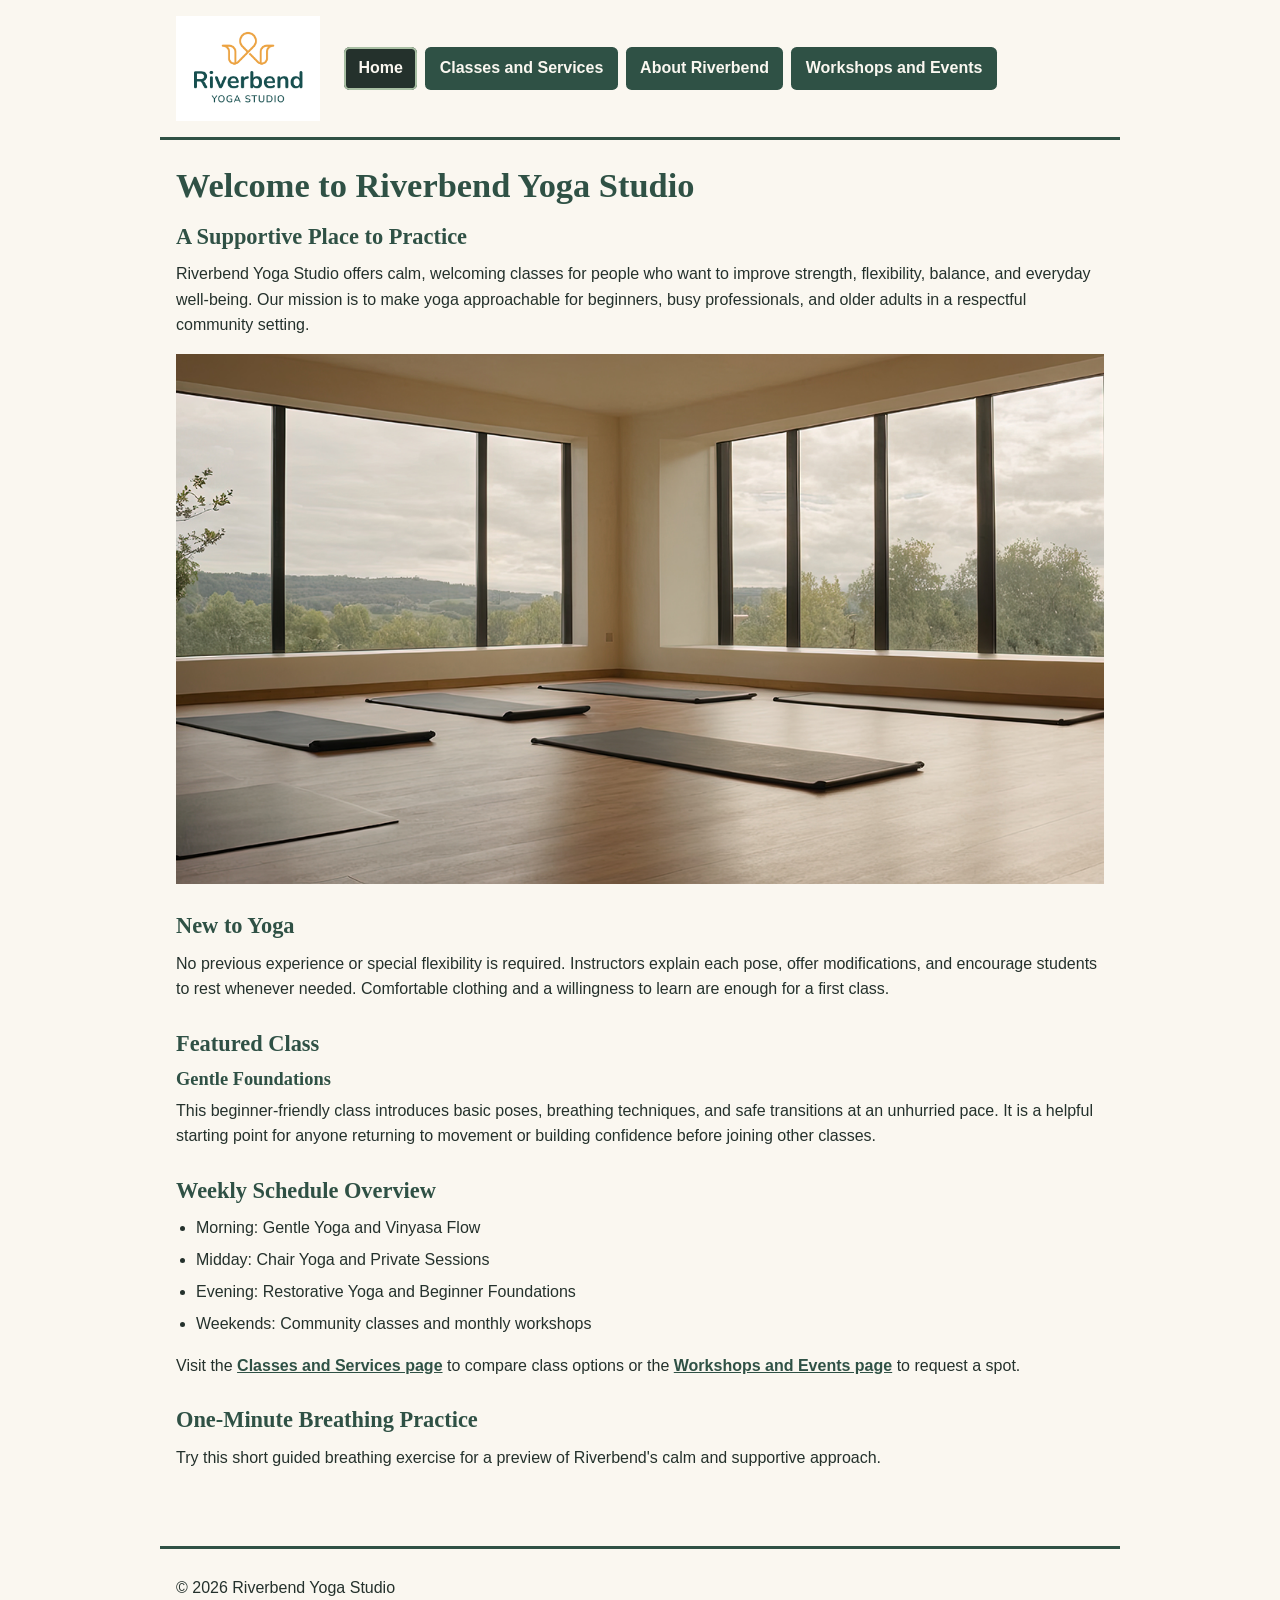
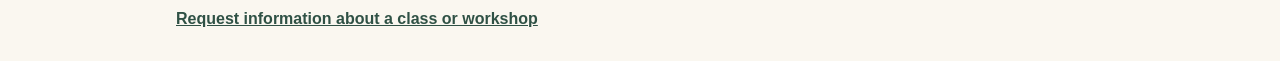
<file: index.html>
<!DOCTYPE html>
<html lang="en">
<head>
    <meta charset="UTF-8">
    <meta name="viewport" content="width=device-width, initial-scale=1.0">
    <title>Riverbend Yoga Studio | Home</title>
    <link rel="stylesheet" href="styles.css">
</head>
<body>
    <header>
        <img src="yoga-logo_c.png" alt="Riverbend Yoga Studio">
        <nav aria-label="Primary navigation">
            <ul>
                <li><a href="index.html" aria-current="page">Home</a></li>
                <li><a href="services.html">Classes and Services</a></li>
                <li><a href="about.html">About Riverbend</a></li>
                <li><a href="events.html">Workshops and Events</a></li>
            </ul>
        </nav>
    </header>
    <main>
        <h1>Welcome to Riverbend Yoga Studio</h1>
        <section aria-labelledby="mission-heading">
            <h2 id="mission-heading">A Supportive Place to Practice</h2>
            <p>Riverbend Yoga Studio offers calm, welcoming classes for people who want to improve strength, flexibility, balance, and everyday well-being. Our mission is to make yoga approachable for beginners, busy professionals, and older adults in a respectful community setting.</p>
            <img src="yoga-studio_c.png" alt="Bright Riverbend yoga studio with mats arranged on a wood floor beside large windows">
        </section>
        <section aria-labelledby="beginner-heading">
            <h2 id="beginner-heading">New to Yoga</h2>
            <p>No previous experience or special flexibility is required. Instructors explain each pose, offer modifications, and encourage students to rest whenever needed. Comfortable clothing and a willingness to learn are enough for a first class.</p>
        </section>
        <section aria-labelledby="featured-heading">
            <h2 id="featured-heading">Featured Class</h2>
            <h3>Gentle Foundations</h3>
            <p>This beginner-friendly class introduces basic poses, breathing techniques, and safe transitions at an unhurried pace. It is a helpful starting point for anyone returning to movement or building confidence before joining other classes.</p>
        </section>
        <section aria-labelledby="schedule-heading">
            <h2 id="schedule-heading">Weekly Schedule Overview</h2>
            <ul>
                <li>Morning: Gentle Yoga and Vinyasa Flow</li>
                <li>Midday: Chair Yoga and Private Sessions</li>
                <li>Evening: Restorative Yoga and Beginner Foundations</li>
                <li>Weekends: Community classes and monthly workshops</li>
            </ul>
            <p>Visit the <a href="services.html">Classes and Services page</a> to compare class options or the <a href="events.html">Workshops and Events page</a> to request a spot.</p>
        </section>
        <section aria-labelledby="breathing-heading">
            <h2 id="breathing-heading">One-Minute Breathing Practice</h2>
            <p>Try this short guided breathing exercise for a preview of Riverbend's calm and supportive approach.</p>
            <audio controls>
                <source src="yoga-breathing_c.mp3" type="audio/mpeg">
                Your browser does not support the audio element. You can download the <a href="yoga-breathing_c.mp3">guided breathing audio</a> instead.
            </audio>
        </section>
    </main>
    <footer>
        <p>&copy; 2026 Riverbend Yoga Studio</p>
        <p><a href="events.html">Request information about a class or workshop</a></p>
    </footer>
    <script src="script.js" defer></script>
</body>
</html>
</file>
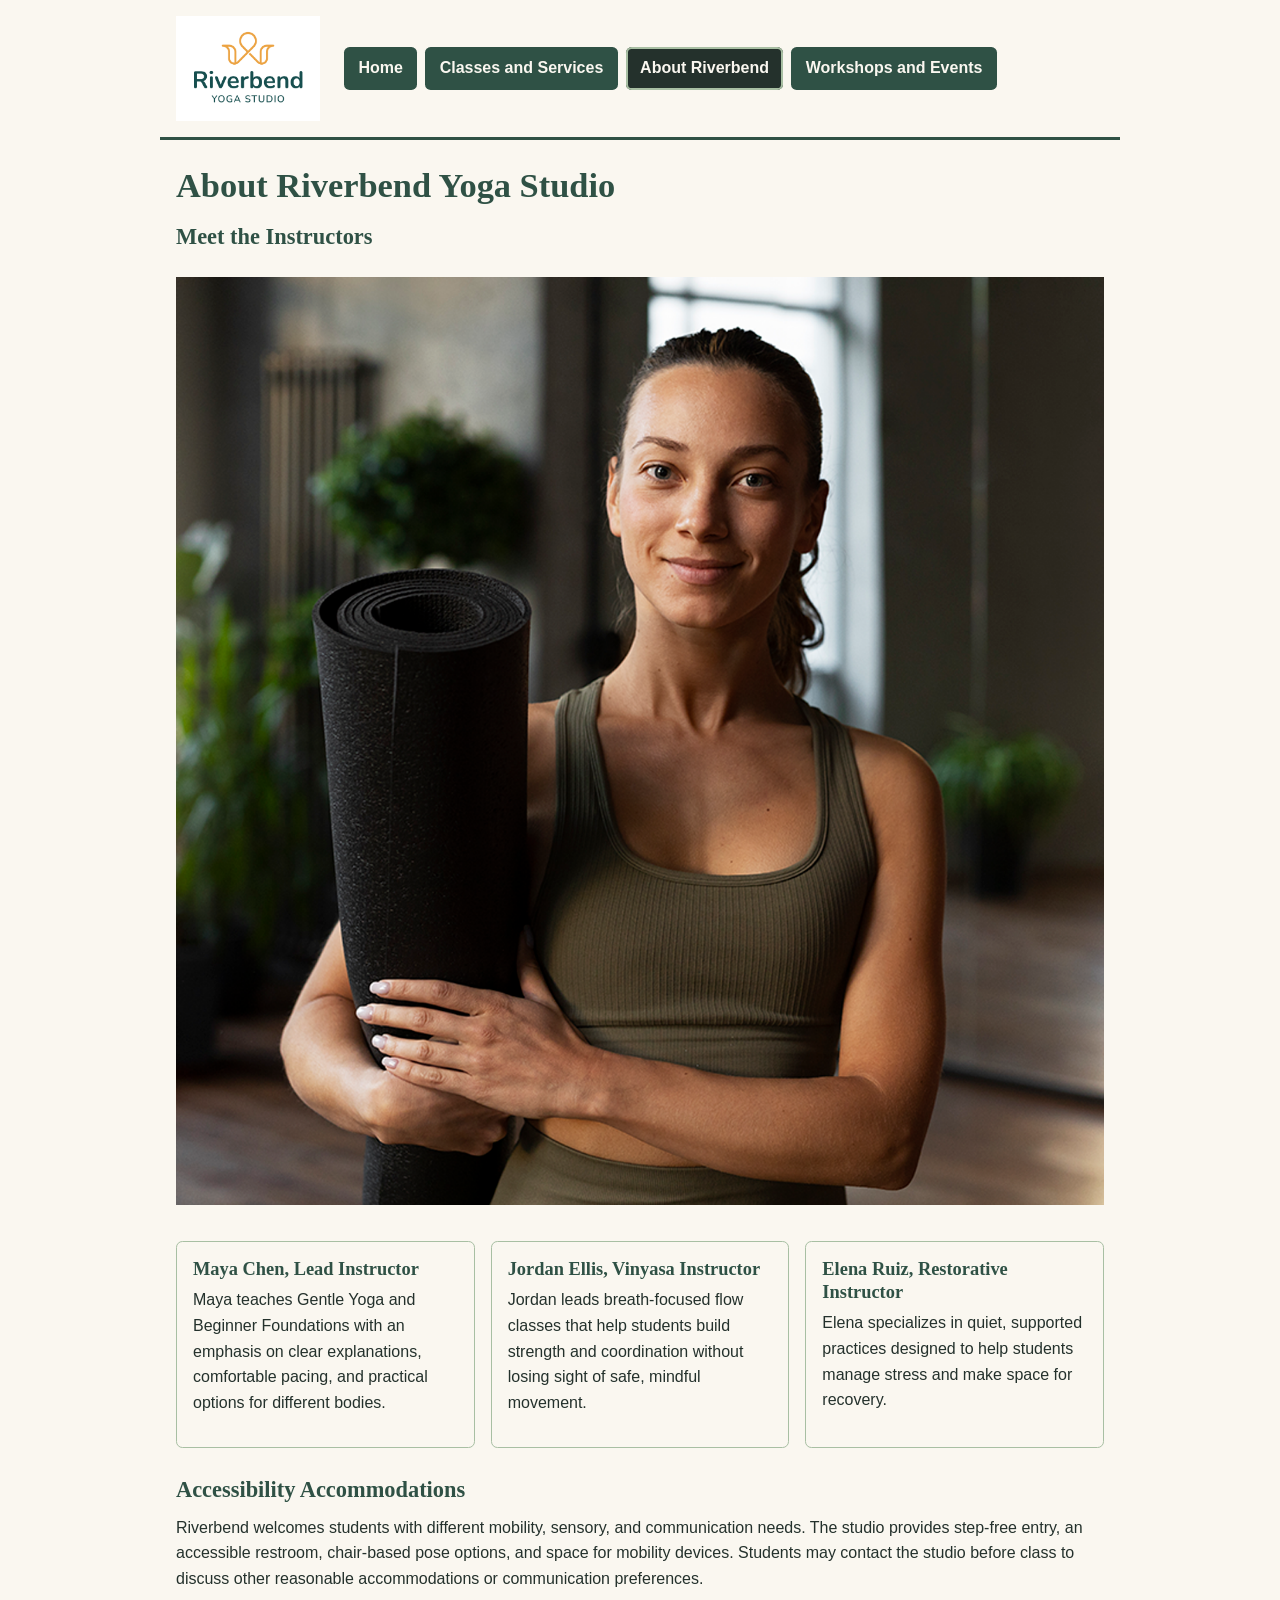
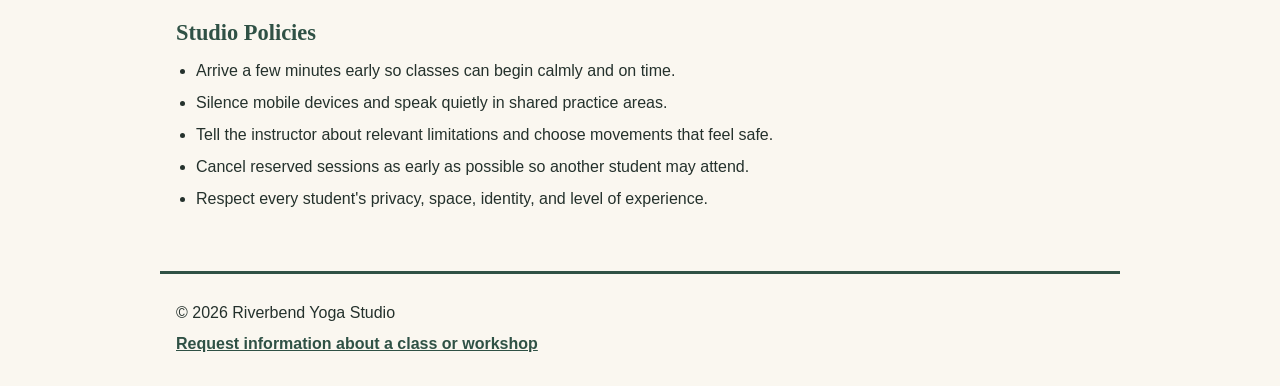
<file: about.html>
<!DOCTYPE html>
<html lang="en">
<head>
    <meta charset="UTF-8">
    <meta name="viewport" content="width=device-width, initial-scale=1.0">
    <title>Riverbend Yoga Studio | About</title>
    <link rel="stylesheet" href="styles.css">
</head>
<body>
    <header>
        <img src="yoga-logo_c.png" alt="Riverbend Yoga Studio">
        <nav aria-label="Primary navigation">
            <ul>
                <li><a href="index.html">Home</a></li>
                <li><a href="services.html">Classes and Services</a></li>
                <li><a href="about.html" aria-current="page">About Riverbend</a></li>
                <li><a href="events.html">Workshops and Events</a></li>
            </ul>
        </nav>
    </header>
    <main>
        <h1>About Riverbend Yoga Studio</h1>
        <section aria-labelledby="instructors-heading">
            <h2 id="instructors-heading">Meet the Instructors</h2>
            <img src="yoga-instructor_c.png" alt="Riverbend yoga instructor smiling while holding a rolled black yoga mat">
            <article>
                <h3>Maya Chen, Lead Instructor</h3>
                <p>Maya teaches Gentle Yoga and Beginner Foundations with an emphasis on clear explanations, comfortable pacing, and practical options for different bodies.</p>
            </article>
            <article>
                <h3>Jordan Ellis, Vinyasa Instructor</h3>
                <p>Jordan leads breath-focused flow classes that help students build strength and coordination without losing sight of safe, mindful movement.</p>
            </article>
            <article>
                <h3>Elena Ruiz, Restorative Instructor</h3>
                <p>Elena specializes in quiet, supported practices designed to help students manage stress and make space for recovery.</p>
            </article>
        </section>
        <section aria-labelledby="access-heading">
            <h2 id="access-heading">Accessibility Accommodations</h2>
            <p>Riverbend welcomes students with different mobility, sensory, and communication needs. The studio provides step-free entry, an accessible restroom, chair-based pose options, and space for mobility devices. Students may contact the studio before class to discuss other reasonable accommodations or communication preferences.</p>
        </section>
        <section aria-labelledby="policies-heading">
            <h2 id="policies-heading">Studio Policies</h2>
            <ul>
                <li>Arrive a few minutes early so classes can begin calmly and on time.</li>
                <li>Silence mobile devices and speak quietly in shared practice areas.</li>
                <li>Tell the instructor about relevant limitations and choose movements that feel safe.</li>
                <li>Cancel reserved sessions as early as possible so another student may attend.</li>
                <li>Respect every student's privacy, space, identity, and level of experience.</li>
            </ul>
        </section>
    </main>
    <footer>
        <p>&copy; 2026 Riverbend Yoga Studio</p>
        <p><a href="events.html">Request information about a class or workshop</a></p>
    </footer>
    <script src="script.js" defer></script>
</body>
</html>
</file>
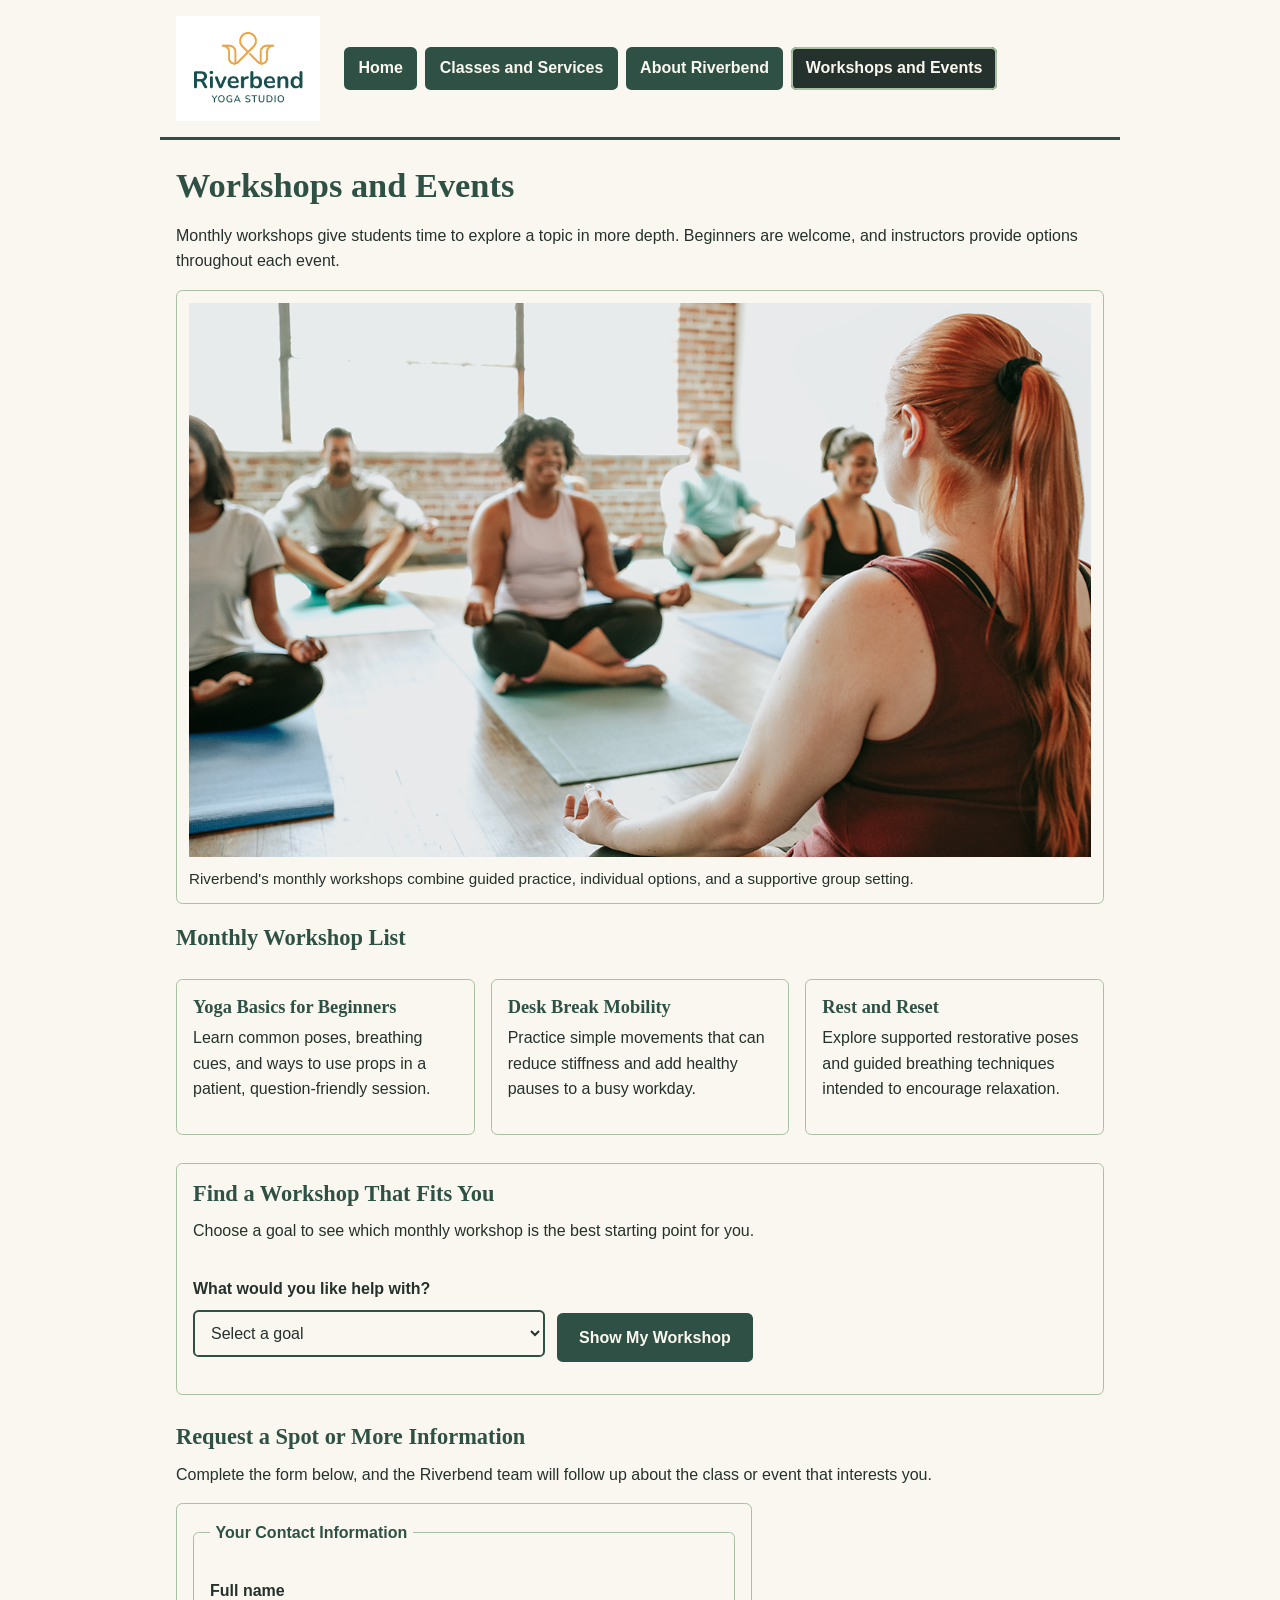
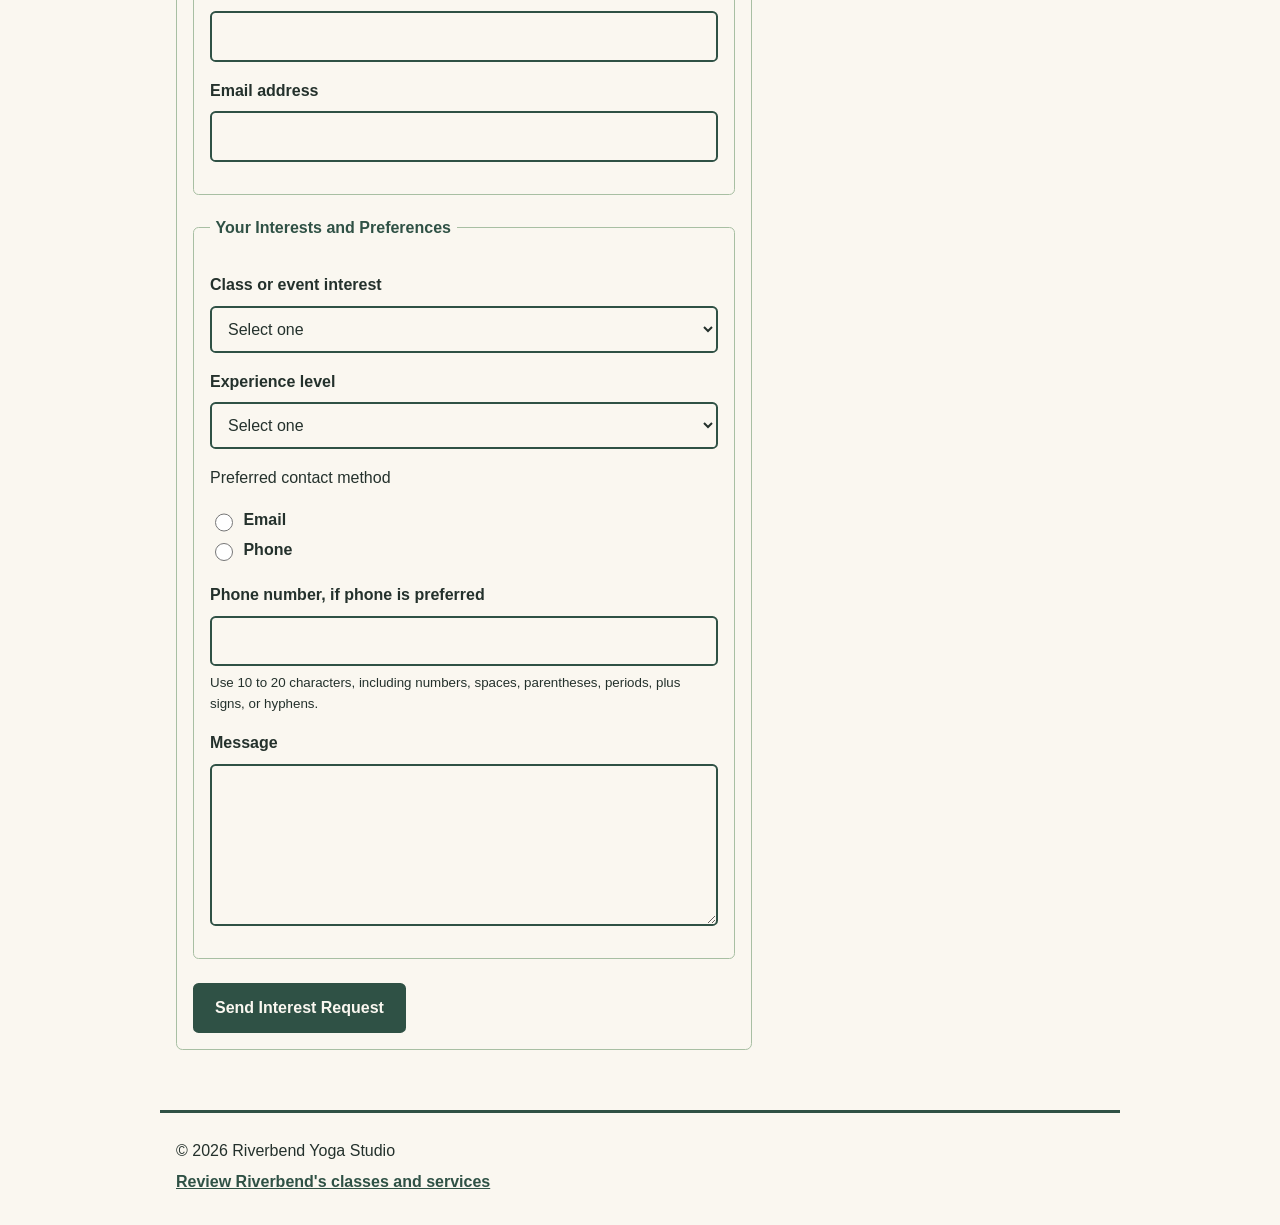
<file: events.html>
<!DOCTYPE html>
<html lang="en">
<head>
    <meta charset="UTF-8">
    <meta name="viewport" content="width=device-width, initial-scale=1.0">
    <title>Riverbend Yoga Studio | Workshops and Events</title>
    <link rel="stylesheet" href="styles.css">
</head>
<body>
    <header>
        <img src="yoga-logo_c.png" alt="Riverbend Yoga Studio">
        <nav aria-label="Primary navigation">
            <ul>
                <li><a href="index.html">Home</a></li>
                <li><a href="services.html">Classes and Services</a></li>
                <li><a href="about.html">About Riverbend</a></li>
                <li><a href="events.html" aria-current="page">Workshops and Events</a></li>
            </ul>
        </nav>
    </header>
    <main>
        <h1>Workshops and Events</h1>
        <p>Monthly workshops give students time to explore a topic in more depth. Beginners are welcome, and instructors provide options throughout each event.</p>
        <figure>
            <img src="yoga-workshop_c.png" alt="Instructor leading a diverse group of adults in a seated yoga workshop">
            <figcaption>Riverbend's monthly workshops combine guided practice, individual options, and a supportive group setting.</figcaption>
        </figure>
        <section aria-labelledby="workshop-list-heading">
            <h2 id="workshop-list-heading">Monthly Workshop List</h2>
            <article>
                <h3>Yoga Basics for Beginners</h3>
                <p>Learn common poses, breathing cues, and ways to use props in a patient, question-friendly session.</p>
            </article>
            <article>
                <h3>Desk Break Mobility</h3>
                <p>Practice simple movements that can reduce stiffness and add healthy pauses to a busy workday.</p>
            </article>
            <article>
                <h3>Rest and Reset</h3>
                <p>Explore supported restorative poses and guided breathing techniques intended to encourage relaxation.</p>
            </article>
        </section>
        <section class="workshop-finder" aria-labelledby="workshop-finder-heading">
            <h2 id="workshop-finder-heading">Find a Workshop That Fits You</h2>
            <p>Choose a goal to see which monthly workshop is the best starting point for you.</p>
            <div class="feature-controls">
                <p>
                    <label for="workshop-goal">What would you like help with?</label><br>
                    <select id="workshop-goal" name="workshop-goal">
                        <option value="">Select a goal</option>
                        <option value="Learning yoga basics">Learning yoga basics</option>
                        <option value="Moving comfortably during a busy workday">Moving comfortably during a busy workday</option>
                        <option value="Relaxing and reducing stress">Relaxing and reducing stress</option>
                    </select>
                </p>
                <p>
                    <button type="button" id="show-workshop">Show My Workshop</button>
                    <button type="button" id="save-workshop" hidden>Save This Workshop</button>
                </p>
            </div>
            <p id="workshop-recommendation" class="recommendation-result" aria-live="polite"></p>
            <p id="workshop-saved-status" class="saved-status" aria-live="polite"></p>
        </section>
        <section aria-labelledby="interest-form-heading">
            <h2 id="interest-form-heading">Request a Spot or More Information</h2>
            <p>Complete the form below, and the Riverbend team will follow up about the class or event that interests you.</p>
            <form id="interest-form" action="#" method="post" novalidate>
                <fieldset>
                    <legend>Your Contact Information</legend>
                    <p>
                        <label for="full-name">Full name</label><br>
                        <input type="text" id="full-name" name="full-name" autocomplete="name" required minlength="2" aria-describedby="full-name-error">
                        <span id="full-name-error" class="error-message" role="alert"></span>
                    </p>
                    <p>
                        <label for="email">Email address</label><br>
                        <input type="email" id="email" name="email" autocomplete="email" required aria-describedby="email-error">
                        <span id="email-error" class="error-message" role="alert"></span>
                    </p>
                </fieldset>
                <fieldset>
                    <legend>Your Interests and Preferences</legend>
                    <p>
                        <label for="interest">Class or event interest</label><br>
                        <select id="interest" name="interest" required aria-describedby="interest-error">
                            <option value="">Select one</option>
                            <option value="gentle-yoga">Gentle Yoga</option>
                            <option value="vinyasa-flow">Vinyasa Flow</option>
                            <option value="restorative-yoga">Restorative Yoga</option>
                            <option value="private-session">Private Session</option>
                            <option value="beginner-workshop">Yoga Basics for Beginners</option>
                            <option value="mobility-workshop">Desk Break Mobility</option>
                            <option value="rest-workshop">Rest and Reset</option>
                        </select>
                        <span id="interest-error" class="error-message" role="alert"></span>
                    </p>
                    <p>
                        <label for="experience">Experience level</label><br>
                        <select id="experience" name="experience" required>
                            <option value="">Select one</option>
                            <option value="new">New to yoga</option>
                            <option value="beginner">Beginner</option>
                            <option value="some-experience">Some experience</option>
                            <option value="experienced">Experienced practitioner</option>
                        </select>
                    </p>
                    <p>Preferred contact method</p>
                    <input type="radio" id="contact-email" name="contact-method" value="email" required>
                    <label for="contact-email">Email</label><br>
                    <input type="radio" id="contact-phone" name="contact-method" value="phone">
                    <label for="contact-phone">Phone</label>
                    <p>
                        <label for="phone">Phone number, if phone is preferred</label><br>
                        <input type="tel" id="phone" name="phone" autocomplete="tel" pattern="[0-9() +.-]{10,20}" aria-describedby="phone-help">
                        <small id="phone-help">Use 10 to 20 characters, including numbers, spaces, parentheses, periods, plus signs, or hyphens.</small>
                    </p>
                    <p>
                        <label for="message">Message</label><br>
                        <textarea id="message" name="message" rows="6" cols="40" required minlength="10" maxlength="500" aria-describedby="message-error"></textarea>
                        <span id="message-error" class="error-message" role="alert"></span>
                    </p>
                </fieldset>
                <button type="submit">Send Interest Request</button>
                <p id="form-confirmation" class="form-confirmation" aria-live="polite" hidden></p>
            </form>
        </section>
    </main>
    <footer>
        <p>&copy; 2026 Riverbend Yoga Studio</p>
        <p><a href="services.html">Review Riverbend's classes and services</a></p>
    </footer>
    <script src="script.js" defer></script>
</body>
</html>
</file>
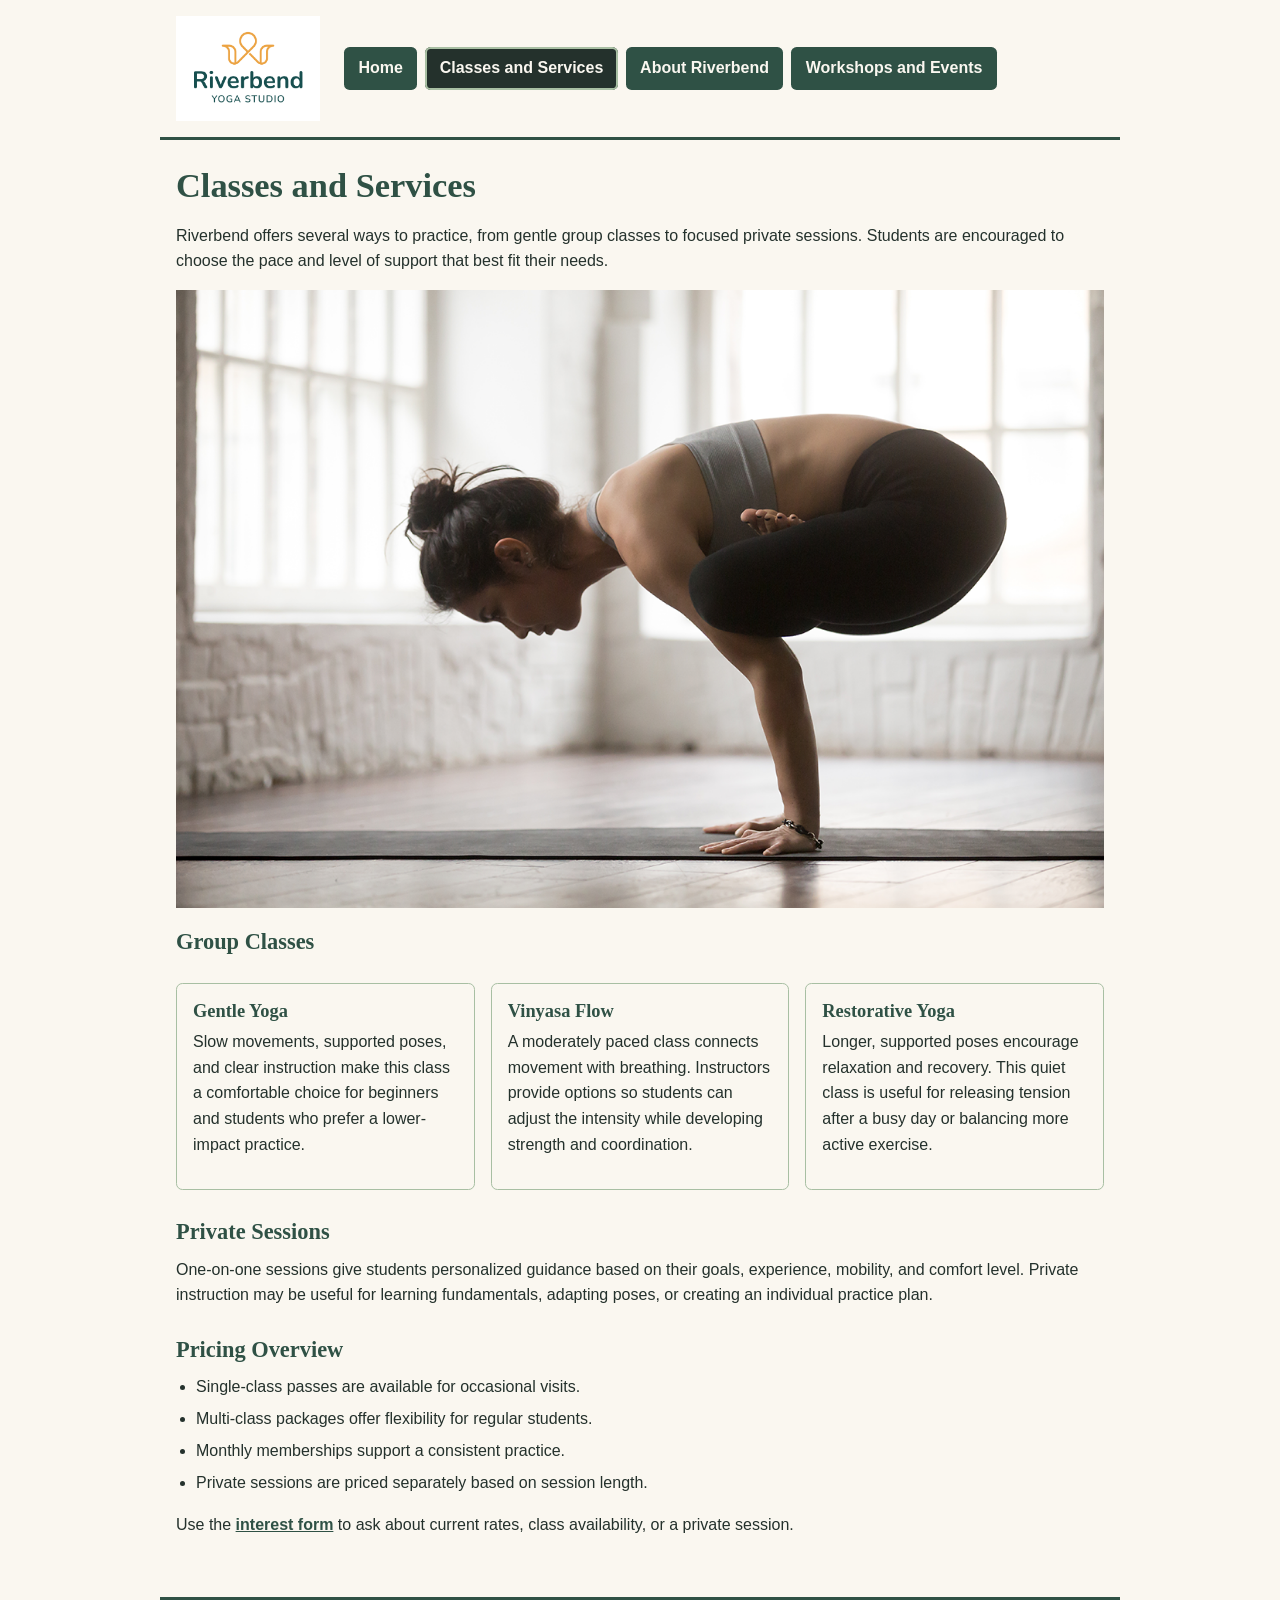
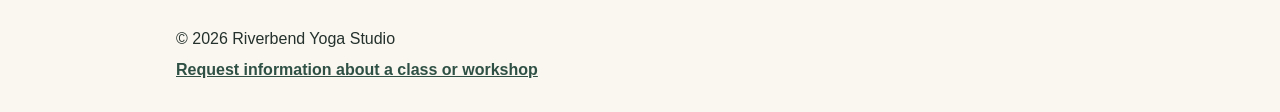
<file: services.html>
<!DOCTYPE html>
<html lang="en">
<head>
    <meta charset="UTF-8">
    <meta name="viewport" content="width=device-width, initial-scale=1.0">
    <title>Riverbend Yoga Studio | Classes and Services</title>
    <link rel="stylesheet" href="styles.css">
</head>
<body>
    <header>
        <img src="yoga-logo_c.png" alt="Riverbend Yoga Studio">
        <nav aria-label="Primary navigation">
            <ul>
                <li><a href="index.html">Home</a></li>
                <li><a href="services.html" aria-current="page">Classes and Services</a></li>
                <li><a href="about.html">About Riverbend</a></li>
                <li><a href="events.html">Workshops and Events</a></li>
            </ul>
        </nav>
    </header>
    <main>
        <h1>Classes and Services</h1>
        <p>Riverbend offers several ways to practice, from gentle group classes to focused private sessions. Students are encouraged to choose the pace and level of support that best fit their needs.</p>
        <picture>
            <source media="(min-width: 768px)" srcset="yoga-feature-large_c.png">
            <img src="yoga-feature-small_c.png" alt="Yoga student balancing on her hands during a focused studio practice">
        </picture>
        <section aria-labelledby="group-classes-heading">
            <h2 id="group-classes-heading">Group Classes</h2>
            <article>
                <h3>Gentle Yoga</h3>
                <p>Slow movements, supported poses, and clear instruction make this class a comfortable choice for beginners and students who prefer a lower-impact practice.</p>
            </article>
            <article>
                <h3>Vinyasa Flow</h3>
                <p>A moderately paced class connects movement with breathing. Instructors provide options so students can adjust the intensity while developing strength and coordination.</p>
            </article>
            <article>
                <h3>Restorative Yoga</h3>
                <p>Longer, supported poses encourage relaxation and recovery. This quiet class is useful for releasing tension after a busy day or balancing more active exercise.</p>
            </article>
        </section>
        <section aria-labelledby="private-heading">
            <h2 id="private-heading">Private Sessions</h2>
            <p>One-on-one sessions give students personalized guidance based on their goals, experience, mobility, and comfort level. Private instruction may be useful for learning fundamentals, adapting poses, or creating an individual practice plan.</p>
        </section>
        <section aria-labelledby="pricing-heading">
            <h2 id="pricing-heading">Pricing Overview</h2>
            <ul>
                <li>Single-class passes are available for occasional visits.</li>
                <li>Multi-class packages offer flexibility for regular students.</li>
                <li>Monthly memberships support a consistent practice.</li>
                <li>Private sessions are priced separately based on session length.</li>
            </ul>
            <p>Use the <a href="events.html">interest form</a> to ask about current rates, class availability, or a private session.</p>
        </section>
    </main>
    <footer>
        <p>&copy; 2026 Riverbend Yoga Studio</p>
        <p><a href="events.html">Request information about a class or workshop</a></p>
    </footer>
    <script src="script.js" defer></script>
</body>
</html>
</file>
<file: styles.css>
/* Riverbend Yoga Studio — mobile-first stylesheet
   Colors: #2F5145 forest, #A8BFA3 sage, #FAF7F0 cream, #24312C charcoal
*/

*,
*::before,
*::after {
  box-sizing: border-box;
}

html {
  scroll-behavior: auto;
}

body {
  margin: 0;
  padding: 0;
  font-family: Arial, Helvetica, sans-serif;
  font-size: 1rem;
  line-height: 1.6;
  color: #24312C;
  background-color: #FAF7F0;
}

img,
picture,
audio {
  display: block;
  max-width: 100%;
  height: auto;
}

header,
main,
footer {
  width: 100%;
  max-width: 60rem;
  margin-left: auto;
  margin-right: auto;
  padding-left: 1rem;
  padding-right: 1rem;
}

/* Header + nav */
header {
  display: flex;
  flex-direction: column;
  align-items: flex-start;
  gap: 1rem;
  padding-top: 1rem;
  padding-bottom: 1rem;
  border-bottom: 3px solid #2F5145;
}

header > img {
  width: 8rem;
  height: auto;
}

nav[aria-label="Primary navigation"] {
  width: 100%;
}

nav ul {
  display: flex;
  flex-direction: column;
  gap: 0.35rem;
  list-style: none;
  margin: 0;
  padding: 0;
}

nav a {
  display: block;
  padding: 0.65rem 0.85rem;
  font-family: Arial, Helvetica, sans-serif;
  font-weight: 700;
  text-decoration: none;
  color: #FAF7F0;
  background-color: #2F5145;
  border-radius: 0.35rem;
}

nav a:hover,
nav a:focus {
  background-color: #24312C;
  outline: 3px solid #A8BFA3;
  outline-offset: 2px;
}

nav a[aria-current="page"] {
  background-color: #24312C;
  box-shadow: inset 0 0 0 2px #A8BFA3;
}

/* Typography */
h1,
h2,
h3 {
  font-family: Georgia, "Times New Roman", serif;
  color: #2F5145;
  line-height: 1.25;
  margin-top: 0;
}

h1 {
  font-size: 1.85rem;
  margin-bottom: 1rem;
}

h2 {
  font-size: 1.4rem;
  margin-bottom: 0.65rem;
}

h3 {
  font-size: 1.15rem;
  margin-bottom: 0.4rem;
}

p,
li,
label,
legend,
figcaption,
small {
  font-family: Arial, Helvetica, sans-serif;
}

main {
  padding-top: 1.5rem;
  padding-bottom: 2rem;
}

main > p,
section > p,
article > p {
  margin-top: 0;
  margin-bottom: 1rem;
}

section {
  margin-bottom: 1.75rem;
}

/* Content cards / articles */
article,
figure,
picture,
form,
section > img,
main > img {
  margin-bottom: 1.25rem;
}

article {
  padding: 1rem;
  margin-bottom: 1rem;
  background-color: #FAF7F0;
  border: 1px solid #A8BFA3;
  border-radius: 0.4rem;
}

figure {
  margin: 0 0 1.25rem;
  padding: 0.75rem;
  border: 1px solid #A8BFA3;
  border-radius: 0.4rem;
  background-color: #FAF7F0;
}

figcaption {
  margin-top: 0.65rem;
  font-size: 0.95rem;
  color: #24312C;
}


/* Links in content */
main a,
footer a {
  color: #2F5145;
  text-decoration: underline;
  font-weight: 700;
}

main a:hover,
main a:focus,
footer a:hover,
footer a:focus {
  color: #24312C;
  outline: 3px solid #A8BFA3;
  outline-offset: 2px;
}

/* Lists */
main ul {
  padding-left: 1.25rem;
  margin-top: 0;
  margin-bottom: 1rem;
}

main li {
  margin-bottom: 0.4rem;
}

/* Audio */
audio {
  width: 100%;
  margin-top: 0.5rem;
}

/* Forms */
form {
  padding: 1rem;
  border: 1px solid #A8BFA3;
  border-radius: 0.4rem;
  background-color: #FAF7F0;
}

fieldset {
  margin: 0 0 1.25rem;
  padding: 1rem;
  border: 1px solid #A8BFA3;
  border-radius: 0.35rem;
}

legend {
  font-weight: 700;
  color: #2F5145;
  padding: 0 0.35rem;
}

label {
  display: inline-block;
  font-weight: 700;
  margin-bottom: 0.25rem;
}

input[type="text"],
input[type="email"],
input[type="tel"],
select,
textarea {
  display: block;
  width: 100%;
  max-width: 100%;
  padding: 0.75rem;
  margin-top: 0.25rem;
  margin-bottom: 0.35rem;
  font-family: Arial, Helvetica, sans-serif;
  font-size: 1rem;
  line-height: 1.4;
  color: #24312C;
  background-color: #FAF7F0;
  border: 2px solid #2F5145;
  border-radius: 0.35rem;
}

input[type="radio"] {
  width: 1.15rem;
  height: 1.15rem;
  margin-right: 0.35rem;
  vertical-align: middle;
}

input:focus,
select:focus,
textarea:focus,
button:focus {
  outline: 3px solid #A8BFA3;
  outline-offset: 2px;
}

small {
  display: block;
  margin-top: 0.25rem;
  margin-bottom: 0.75rem;
  color: #24312C;
}

button {
  display: inline-block;
  margin-top: 0.25rem;
  padding: 0.85rem 1.25rem;
  font-family: Arial, Helvetica, sans-serif;
  font-size: 1rem;
  font-weight: 700;
  color: #FAF7F0;
  background-color: #2F5145;
  border: 2px solid #2F5145;
  border-radius: 0.35rem;
  cursor: pointer;
}

button:hover,
button:focus {
  background-color: #24312C;
  border-color: #24312C;
}

/* Footer */
footer {
  padding-top: 1.25rem;
  padding-bottom: 1.5rem;
  border-top: 3px solid #2F5145;
  color: #24312C;
}

footer p {
  margin: 0.35rem 0;
}

/* Desktop / wider layouts ~48rem (768px) */
@media (min-width: 48rem) {
  header {
    flex-direction: row;
    align-items: center;
    justify-content: space-between;
    gap: 1.5rem;
  }

  header > img {
    width: 9rem;
  }

  nav ul {
    flex-direction: row;
    flex-wrap: wrap;
    gap: 0.5rem;
  }

  nav a {
    padding: 0.55rem 0.9rem;
  }

  h1 {
    font-size: 2.15rem;
  }

  /* 3-column card groups where markup has sibling articles under a section */
  section[aria-labelledby="group-classes-heading"],
  section[aria-labelledby="workshop-list-heading"],
  section[aria-labelledby="instructors-heading"] {
    display: flex;
    flex-wrap: wrap;
    gap: 1rem;
    align-items: stretch;
  }

  section[aria-labelledby="group-classes-heading"] > h2,
  section[aria-labelledby="workshop-list-heading"] > h2,
  section[aria-labelledby="instructors-heading"] > h2,
  section[aria-labelledby="instructors-heading"] > img {
    flex: 1 1 100%;
  }

  section[aria-labelledby="group-classes-heading"] > article,
  section[aria-labelledby="workshop-list-heading"] > article,
  section[aria-labelledby="instructors-heading"] > article {
    flex: 1 1 calc(33.333% - 1rem);
    min-width: 12rem;
    margin-bottom: 0;
  }

  form {
    max-width: 36rem;
  }
}

/* Touchstone 4: workshop finder, validation, confirmation */
.workshop-finder {
  margin-bottom: 1.75rem;
  padding: 1rem;
  background-color: #FAF7F0;
  border: 1px solid #A8BFA3;
  border-radius: 0.4rem;
}

.workshop-finder h2 {
  font-family: Georgia, "Times New Roman", serif;
  color: #2F5145;
}

.feature-controls {
  display: flex;
  flex-direction: column;
  gap: 0.75rem;
  margin-bottom: 1rem;
}

.feature-controls button {
  width: 100%;
  max-width: 100%;
  margin-right: 0;
  margin-bottom: 0.5rem;
}

.feature-controls button[hidden] {
  display: none;
}

.recommendation-result,
.saved-status {
  font-family: Arial, Helvetica, sans-serif;
  color: #24312C;
  margin-top: 0.5rem;
  margin-bottom: 0.5rem;
}

.recommendation-result:not(:empty),
.saved-status:not(:empty) {
  padding: 0.75rem;
  border: 1px solid #A8BFA3;
  border-left: 4px solid #2F5145;
  border-radius: 0.35rem;
  background-color: #FAF7F0;
}

.error-message {
  display: block;
  min-height: 1.25rem;
  margin-top: 0.25rem;
  margin-bottom: 0.5rem;
  font-family: Arial, Helvetica, sans-serif;
  font-size: 0.95rem;
  font-weight: 700;
  color: #24312C;
}

.error-message:empty {
  display: none;
}

.field-error {
  border-color: #24312C !important;
  border-width: 3px !important;
  border-style: solid !important;
  background-color: #FAF7F0;
  box-shadow: inset 0 0 0 1px #24312C;
}

.form-confirmation {
  margin-top: 1rem;
  margin-bottom: 0;
  padding: 0.85rem 1rem;
  font-family: Arial, Helvetica, sans-serif;
  font-weight: 700;
  color: #FAF7F0;
  background-color: #2F5145;
  border: 2px solid #2F5145;
  border-radius: 0.35rem;
}

.form-confirmation[hidden],
.form-confirmation:empty {
  display: none;
}

@media (min-width: 48rem) {
  .feature-controls {
    flex-direction: row;
    flex-wrap: wrap;
    align-items: flex-end;
  }

  .feature-controls > p {
    margin-bottom: 0;
  }

  .feature-controls button {
    width: auto;
    margin-right: 0.5rem;
    margin-bottom: 0;
  }
}
</file>
